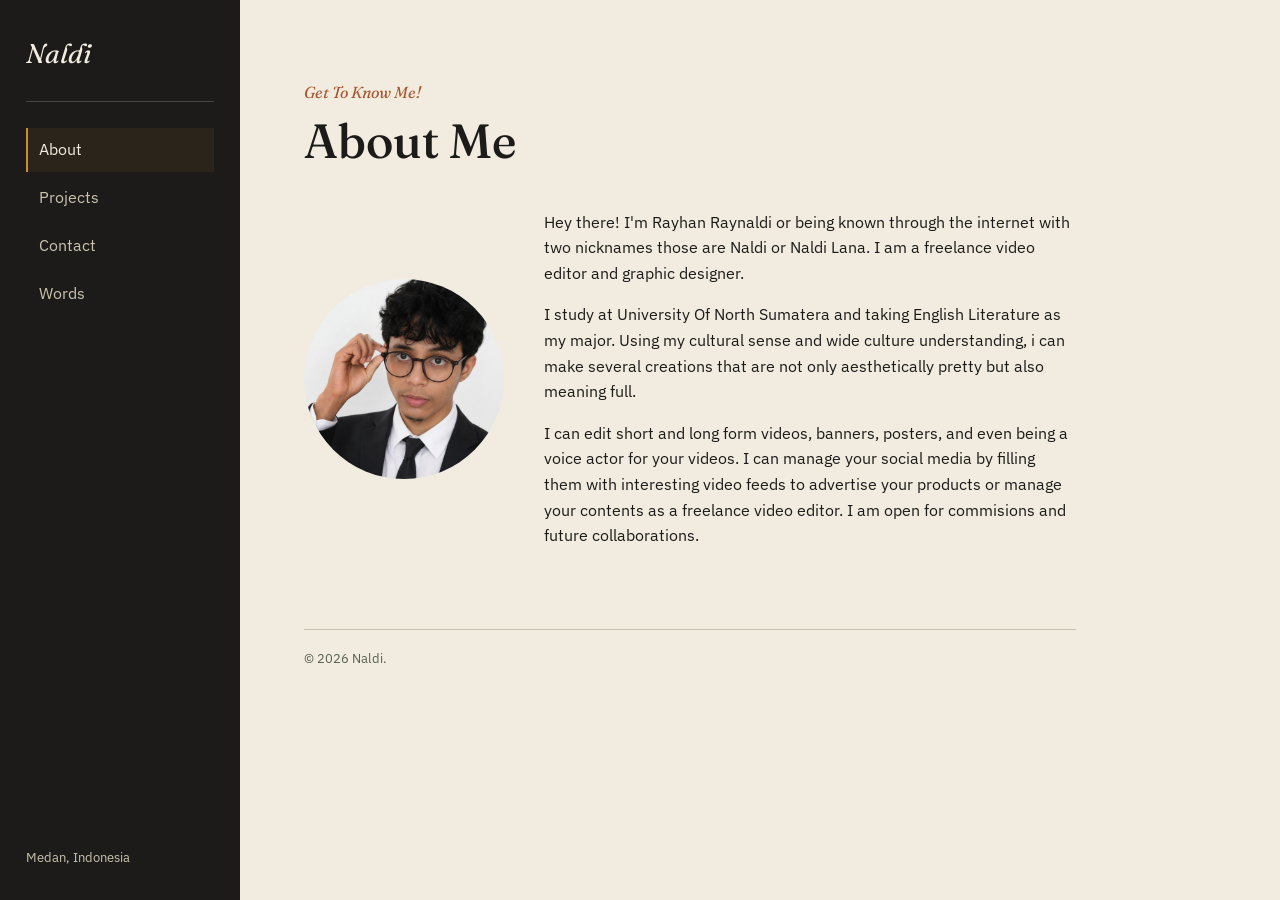
<file: index.html>
<!DOCTYPE html>
<html lang="en">
<head>
<meta charset="UTF-8">
<meta name="viewport" content="width=device-width, initial-scale=1.0">
<title>Let's know each other</title>
<link rel="preconnect" href="https://fonts.googleapis.com">
<link rel="preconnect" href="https://fonts.gstatic.com" crossorigin>
<link href="https://fonts.googleapis.com/css2?family=Fraunces:ital,wght@0,500;1,500&family=IBM+Plex+Sans:wght@400;500&display=swap" rel="stylesheet">
<link rel="stylesheet" href="style.css">
</head>
<body>
<a href="#main" class="skip-link">Skip to content</a>

<div class="app">
  <aside class="sidebar">
    <div>
      <div style="display:flex;align-items:center;justify-content:space-between;">
        <a href="index.html" class="brand"><span class="name">Naldi</span></a>
        <button class="menu-toggle" id="menuToggle">Menu</button>
      </div>
      <div class="divider"></div>
      <nav class="primary-nav" id="primaryNav" aria-label="Primary">
        <ul>
          <li><a href="index.html" aria-current="page">About</a></li>
          <li><a href="projects.html">Projects</a></li>
          <li><a href="contact.html">Contact</a></li>
          <li><a href="words.html">Words</a></li>
        </ul>
      </nav>
    </div>
    <div class="sidebar-foot">
      <span>Medan, Indonesia</span>
    </div>
  </aside>

  <main class="content" id="main">
    <section class="page">
      <p class="eyebrow">Get To Know Me!</p>
      <h1 class="page-title">About Me</h1>

      <div class="profile">

        <img src="my own profile.jpeg" alt="Photo of Naldi" class="profile-photo">

        <div class="profile-text">
          <!-- ✏️ EDIT HERE: write your own description below -->
          <p>Hey there! I'm Rayhan Raynaldi or being known through the internet with two nicknames those are Naldi or Naldi Lana. I am a freelance video editor and graphic designer.</p>
          <p>I study at University Of North Sumatera and taking English Literature as my major. Using my cultural sense and wide culture understanding, i can make several creations that are not only aesthetically pretty but also meaning full.</p>
          <p>I can edit short and long form videos, banners, posters, and even being a voice actor for your videos. I can manage your social media by filling them with interesting video feeds to advertise your products or manage your contents as a freelance video editor. I am open for commisions and future collaborations.</p>
        </div>
      </div>
    </section>

    <footer class="page-foot">&copy; 2026 Naldi.</footer>
  </main>
</div>

<script src="script.js"></script>
</body>
</html>
</file>
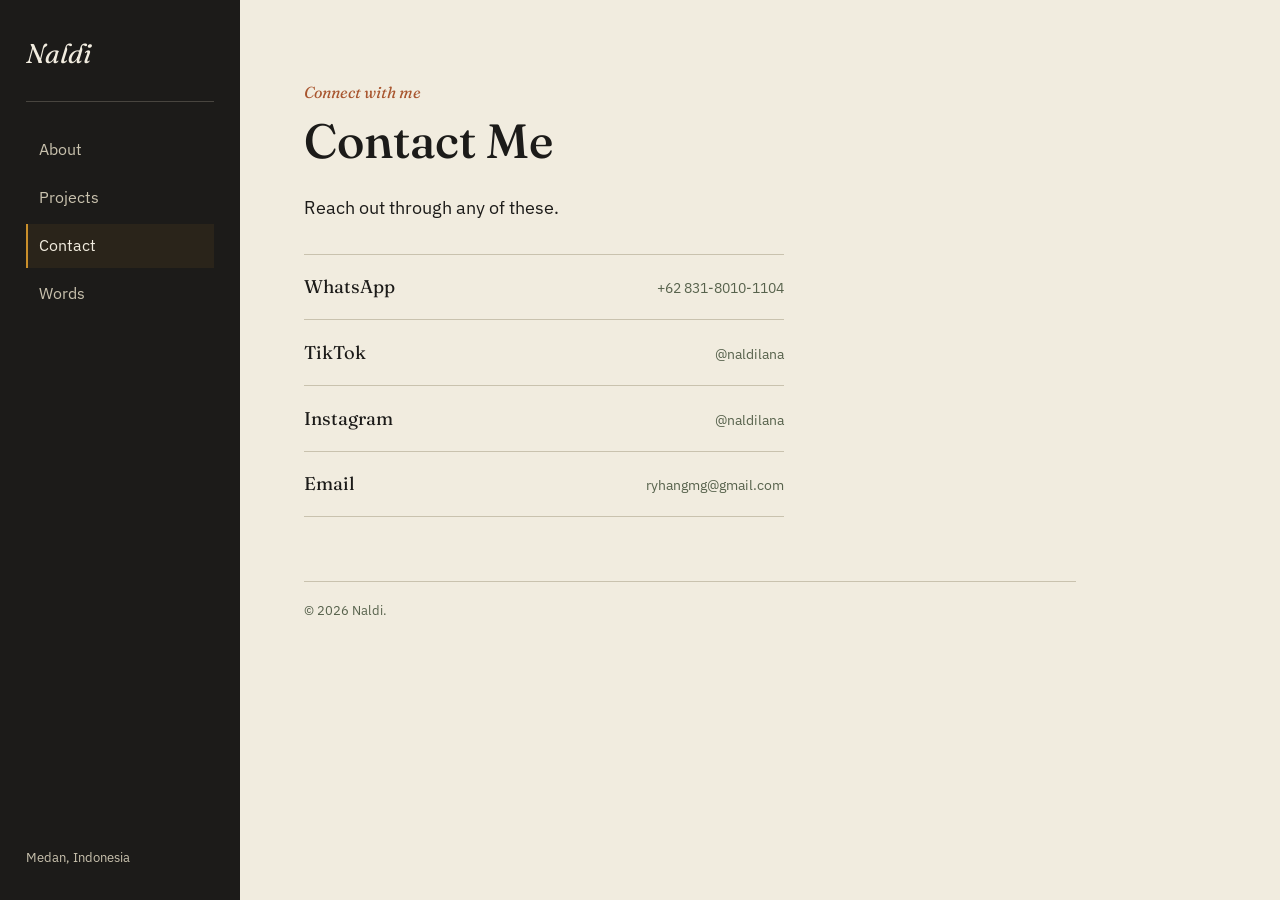
<file: contact.html>
<!DOCTYPE html>
<html lang="en">
<head>
<meta charset="UTF-8">
<meta name="viewport" content="width=device-width, initial-scale=1.0">
<title>Contact me please!</title>
<link rel="preconnect" href="https://fonts.googleapis.com">
<link rel="preconnect" href="https://fonts.gstatic.com" crossorigin>
<link href="https://fonts.googleapis.com/css2?family=Fraunces:ital,wght@0,500;1,500&family=IBM+Plex+Sans:wght@400;500&display=swap" rel="stylesheet">
<link rel="stylesheet" href="style.css">
</head>
<body>
<a href="#main" class="skip-link">Skip to content</a>

<div class="app">
  <aside class="sidebar">
    <div>
      <div style="display:flex;align-items:center;justify-content:space-between;">
        <a href="index.html" class="brand"><span class="name">Naldi</span></a>
        <button class="menu-toggle" id="menuToggle">Menu</button>
      </div>
      <div class="divider"></div>
      <nav class="primary-nav" id="primaryNav" aria-label="Primary">
        <ul>
          <li><a href="index.html">About</a></li>
          <li><a href="projects.html">Projects</a></li>
          <li><a href="contact.html" aria-current="page">Contact</a></li>
          <li><a href="words.html">Words</a></li>
        </ul>
      </nav>
    </div>
    <div class="sidebar-foot">
      <span>Medan, Indonesia</span>
    </div>
  </aside>

  <main class="content" id="main">
    <section class="page">
      <p class="eyebrow">Connect with me</p>
      <h1 class="page-title">Contact Me</h1>
      <p class="lede">Reach out through any of these.</p>

      <div class="contact-links">

        <a href="https://wa.me/6283180101104" target="_blank" rel="noopener" class="contact-link">
          <span class="contact-label">WhatsApp</span>
          <span class="contact-value">+62 831-8010-1104</span>
        </a>

        <a href="https://www.tiktok.com/@naldilana?_r=1&_t=ZS-99TMETTqWEX" target="_blank" rel="noopener" class="contact-link">
          <span class="contact-label">TikTok</span>
          <span class="contact-value">@naldilana</span>
        </a>

        <a href="https://www.instagram.com/naldilana_?igsi=dTQ2Ym9sdnY1NnFv" target="_blank" rel="noopener" class="contact-link">
          <span class="contact-label">Instagram</span>
          <span class="contact-value">@naldilana</span>
        </a>

        <a href="mailto:ryhangmg@gmail.com" class="contact-link">
          <span class="contact-label">Email</span>
          <span class="contact-value">ryhangmg@gmail.com</span>
        </a>

      </div>
    </section>

    <footer class="page-foot">&copy; 2026 Naldi.</footer>
  </main>
</div>

<script src="script.js"></script>
</body>
</html>
</file>
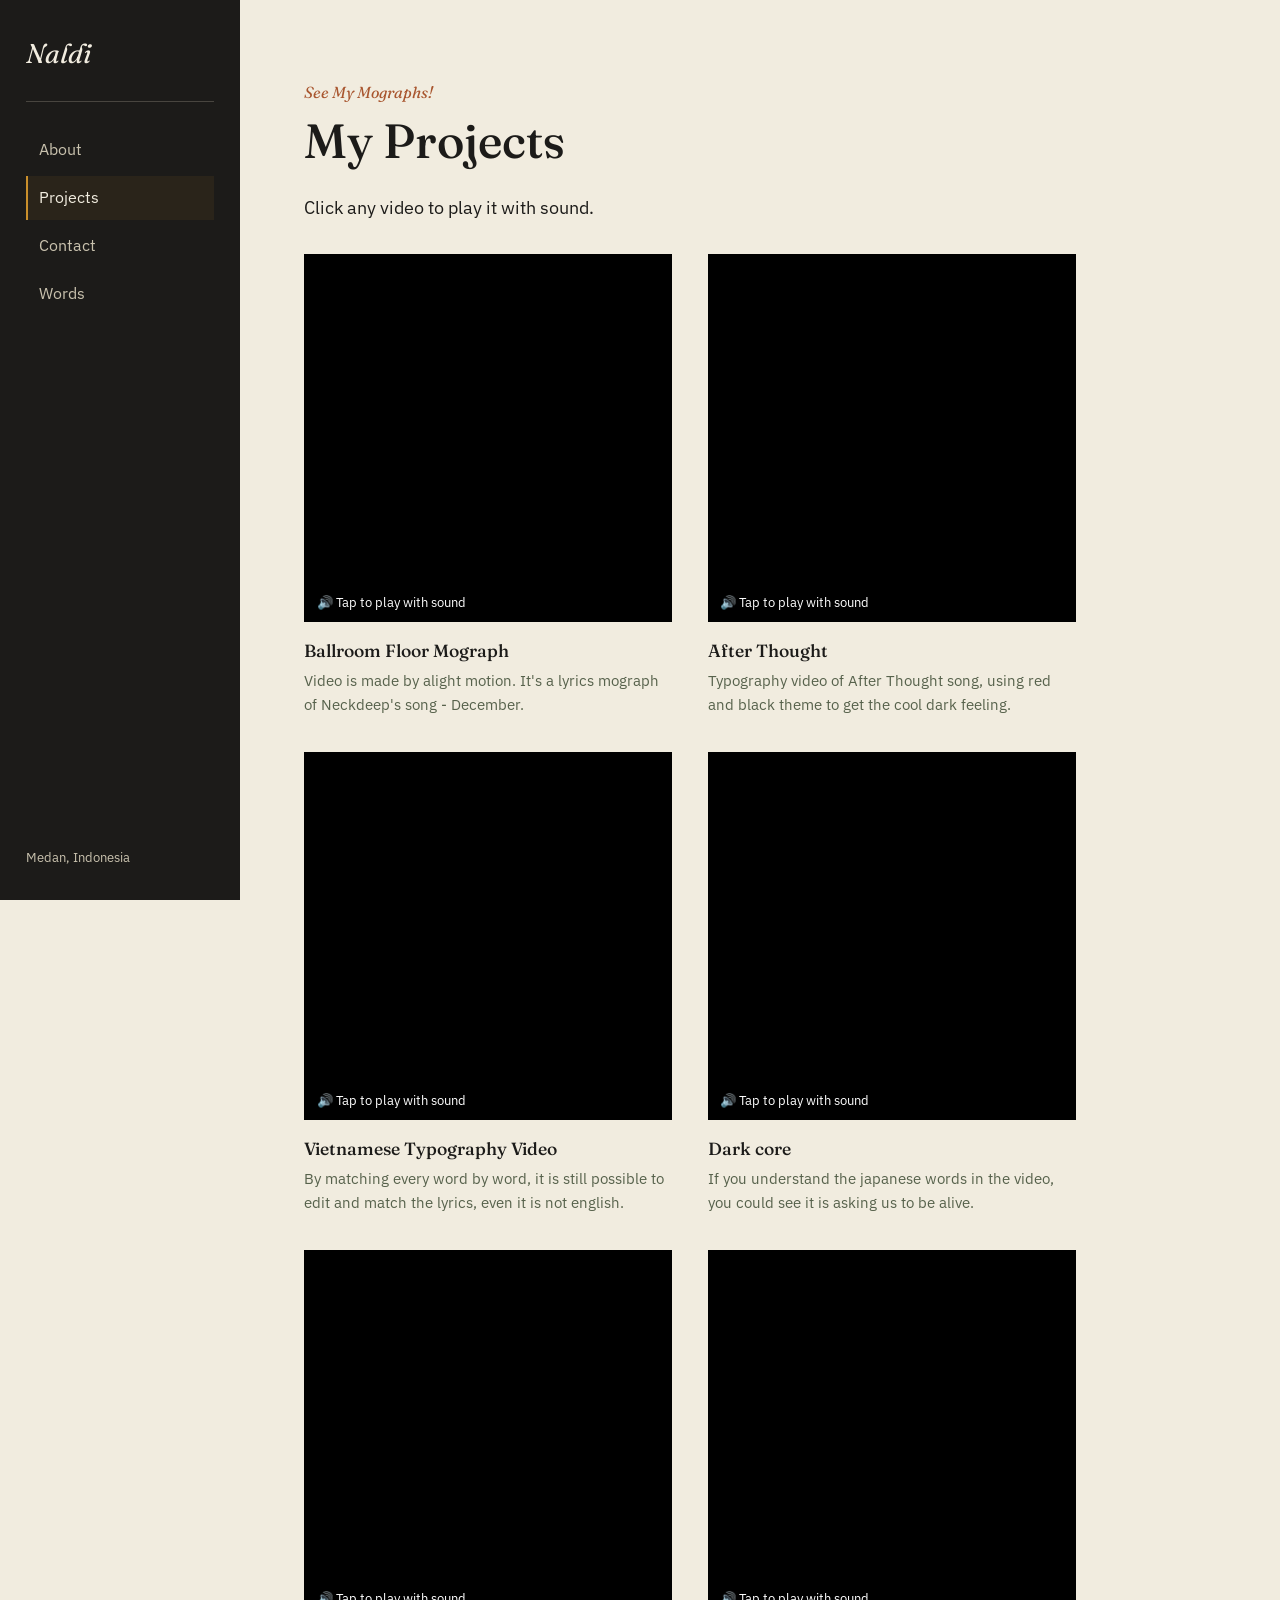
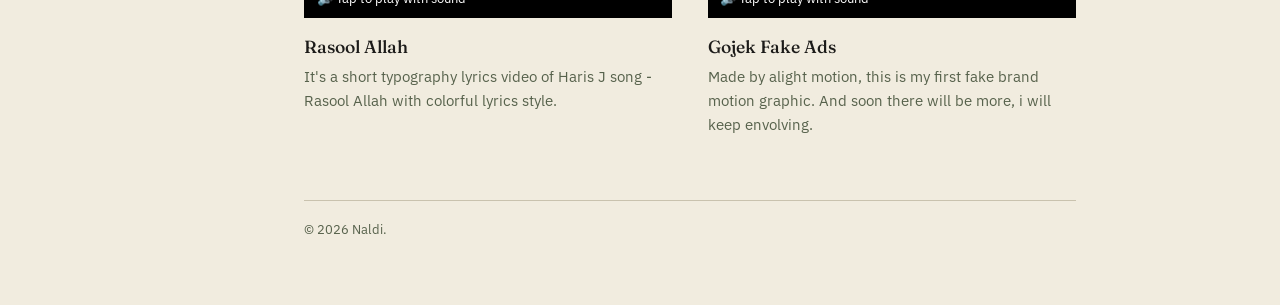
<file: projects.html>
<!DOCTYPE html>
<html lang="en">
<head>
<meta charset="UTF-8">
<meta name="viewport" content="width=device-width, initial-scale=1.0">
<title>Projects page</title>
<link rel="preconnect" href="https://fonts.googleapis.com">
<link rel="preconnect" href="https://fonts.gstatic.com" crossorigin>
<link href="https://fonts.googleapis.com/css2?family=Fraunces:ital,wght@0,500;1,500&family=IBM+Plex+Sans:wght@400;500&display=swap" rel="stylesheet">
<link rel="stylesheet" href="style.css">
</head>
<body>
<a href="#main" class="skip-link">Skip to content</a>

<div class="app">
  <aside class="sidebar">
    <div>
      <div style="display:flex;align-items:center;justify-content:space-between;">
        <a href="index.html" class="brand"><span class="name">Naldi</span></a>
        <button class="menu-toggle" id="menuToggle">Menu</button>
      </div>
      <div class="divider"></div>
      <nav class="primary-nav" id="primaryNav" aria-label="Primary">
        <ul>
          <li><a href="index.html">About</a></li>
          <li><a href="projects.html" aria-current="page">Projects</a></li>
          <li><a href="contact.html">Contact</a></li>
          <li><a href="words.html">Words</a></li>
        </ul>
      </nav>
    </div>
    <div class="sidebar-foot">
      <span>Medan, Indonesia</span>
    </div>
  </aside>

  <main class="content" id="main">
    <section class="page">
      <p class="eyebrow">See My Mographs!</p>
      <h1 class="page-title">My Projects</h1>
      <p class="lede">Click any video to play it with sound.</p>

      <div class="project-grid">

        <!-- ===== CARD 1 ===== -->
        <article class="project-card">
          <div class="video-wrap">
            <!-- ✏️ EDIT HERE: change "videos/project-1.mp4" to your own video file -->
            <video muted autoplay loop playsinline>
              <source src="video 1.mp4" type="video/mp4">
            </video>
            <div class="play-hint">🔊 Tap to play with sound</div>
          </div>
          <!-- ✏️ EDIT HERE: change the title and description -->
          <h3 class="project-title">Ballroom Floor Mograph</h3>
          <p class="project-desc">Video is made by alight motion. It's a lyrics mograph of Neckdeep's song - December.</p>
        </article>

        <!-- ===== CARD 2 ===== -->
        <article class="project-card">
          <div class="video-wrap">
            <video muted autoplay loop playsinline>
              <source src="video 3.mp4" type="video/mp4">
            </video>
            <div class="play-hint">🔊 Tap to play with sound</div>
          </div>
          <h3 class="project-title">After Thought</h3>
          <p class="project-desc">Typography video of After Thought song, using red and black theme to get the cool dark feeling.</p>
        </article>

        <!-- ===== CARD 3 ===== -->
        <article class="project-card">
          <div class="video-wrap">
            <video muted autoplay loop playsinline>
              <source src="video 7 thai.mp4" type="video/mp4">
            </video>
            <div class="play-hint">🔊 Tap to play with sound</div>
          </div>
          <h3 class="project-title">Vietnamese Typography Video</h3>
          <p class="project-desc">By matching every word by word, it is still possible to edit and match the lyrics, even it is not english.</p>
        </article>

        <!-- ===== CARD 4 ===== -->
        <article class="project-card">
          <div class="video-wrap">
            <video muted autoplay loop playsinline>
              <source src="video 2.mp4" type="video/mp4">
            </video>
            <div class="play-hint">🔊 Tap to play with sound</div>
          </div>
          <h3 class="project-title">Dark core</h3>
          <p class="project-desc">If you understand the japanese words in the video, you could see it is asking us to be alive.</p>
        </article>

        <!-- ===== CARD 5 ===== -->
        <article class="project-card">
          <div class="video-wrap">
            <video muted autoplay loop playsinline>
              <source src="video 6 rasul.mp4" type="video/mp4">
            </video>
            <div class="play-hint">🔊 Tap to play with sound</div>
          </div>
          <h3 class="project-title">Rasool Allah</h3>
          <p class="project-desc">It's a short typography lyrics video of Haris J song - Rasool Allah with colorful lyrics style.</p>
        </article>

        <!-- ===== CARD 6 ===== -->
        <article class="project-card">
          <div class="video-wrap">
            <video muted autoplay loop playsinline>
              <source src="video 4.mp4" type="video/mp4">
            </video>
            <div class="play-hint">🔊 Tap to play with sound</div>
          </div>
          <h3 class="project-title">Gojek Fake Ads</h3>
          <p class="project-desc">Made by alight motion, this is my first fake brand motion graphic. And soon there will be more, i will keep envolving.</p>
        </article>

      </div>
    </section>

    <footer class="page-foot">&copy; 2026 Naldi.</footer>
  </main>
</div>

<script src="script.js"></script>
</body>
</html>
</file>
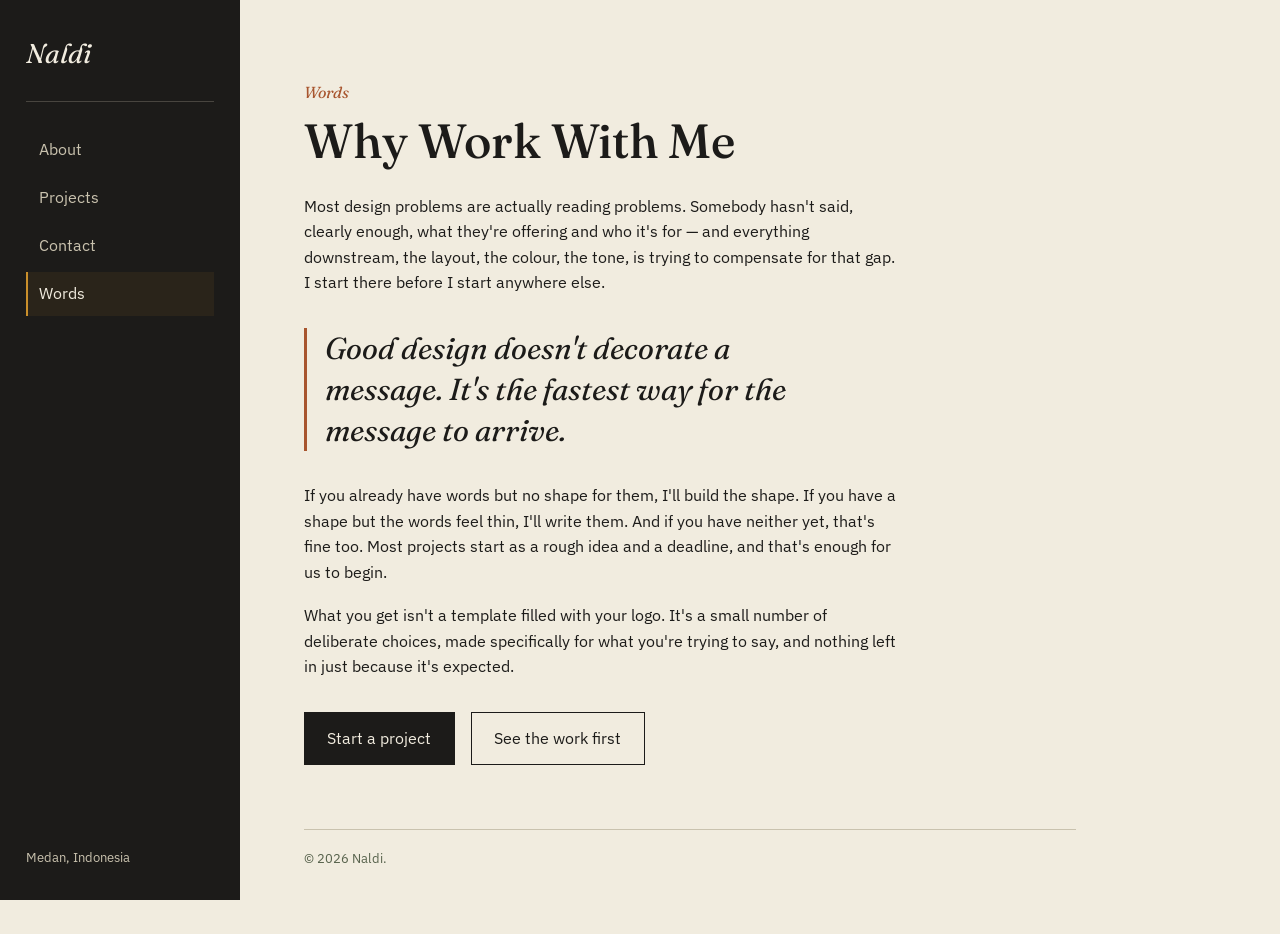
<file: words.html>
<!DOCTYPE html>
<html lang="en">
<head>
<meta charset="UTF-8">
<meta name="viewport" content="width=device-width, initial-scale=1.0">
<title>Words</title>
<link rel="preconnect" href="https://fonts.googleapis.com">
<link rel="preconnect" href="https://fonts.gstatic.com" crossorigin>
<link href="https://fonts.googleapis.com/css2?family=Fraunces:ital,wght@0,500;1,500&family=IBM+Plex+Sans:wght@400;500&display=swap" rel="stylesheet">
<link rel="stylesheet" href="style.css">
</head>
<body>
<a href="#main" class="skip-link">Skip to content</a>

<div class="app">
  <aside class="sidebar">
    <div>
      <div style="display:flex;align-items:center;justify-content:space-between;">
        <a href="index.html" class="brand"><span class="name">Naldi</span></a>
        <button class="menu-toggle" id="menuToggle">Menu</button>
      </div>
      <div class="divider"></div>
      <nav class="primary-nav" id="primaryNav" aria-label="Primary">
        <ul>
          <li><a href="index.html">About</a></li>
          <li><a href="projects.html">Projects</a></li>
          <li><a href="contact.html">Contact</a></li>
          <li><a href="words.html" aria-current="page">Words</a></li>
        </ul>
      </nav>
    </div>
    <div class="sidebar-foot">
      <span>Medan, Indonesia</span>
    </div>
  </aside>

  <main class="content" id="main">
    <section class="page">
      <p class="eyebrow">Words</p>
      <h1 class="page-title">Why Work With Me</h1>

      <div class="body-copy">
        <p>Most design problems are actually reading problems. Somebody hasn't said, clearly enough, what they're offering and who it's for — and everything downstream, the layout, the colour, the tone, is trying to compensate for that gap. I start there before I start anywhere else.</p>
      </div>

      <blockquote class="pull">Good design doesn't decorate a message. It's the fastest way for the message to arrive.</blockquote>

      <div class="body-copy">
        <p>If you already have words but no shape for them, I'll build the shape. If you have a shape but the words feel thin, I'll write them. And if you have neither yet, that's fine too. Most projects start as a rough idea and a deadline, and that's enough for us to begin.</p>
        <p>What you get isn't a template filled with your logo. It's a small number of deliberate choices, made specifically for what you're trying to say, and nothing left in just because it's expected.</p>
      </div>

      <div class="cta-row">
        <a href="contact.html" class="btn">Start a project</a>
        <a href="projects.html" class="btn ghost">See the work first</a>
      </div>
    </section>

    <footer class="page-foot">&copy; 2026 Naldi.</footer>
  </main>
</div>

<script src="script.js"></script>
</body>
</html>
</file>
<file: style.css>
/* =========================================================
   COLORS — change these and the whole site updates
   ========================================================= */
:root{
  --ink:#1c1b19;      /* dark text / sidebar background */
  --bone:#f1ecdf;     /* page background (cream) */
  --olive:#57624c;    /* small labels */
  --rust:#a8552e;     /* accent color (buttons, quotes) */
  --gold:#c98f2b;     /* highlight / active menu item */
  --mist:#c9c2ae;     /* thin lines / borders */
  --sidebar-w:240px;
}

*, *::before, *::after{ box-sizing:border-box; }

body{
  margin:0;
  background:var(--bone);
  color:var(--ink);
  font-family:'IBM Plex Sans', sans-serif;
  line-height:1.6;
}

a{ color:inherit; }
h1, h2, h3{ font-family:'Fraunces', serif; font-weight:500; margin:0; }

.skip-link{
  position:absolute; left:-999px; top:0;
  background:var(--gold); color:var(--ink); padding:.6em 1em; z-index:200;
}
.skip-link:focus{ left:1em; top:1em; }

/* =========================================================
   LAYOUT — sidebar on the left, page content on the right
   ========================================================= */
.app{
  display:flex;
  min-height:100vh;
}

.sidebar{
  width:var(--sidebar-w);
  flex-shrink:0;
  background:var(--ink);
  color:var(--mist);
  display:flex;
  flex-direction:column;
  justify-content:space-between;
  position:sticky;
  top:0;
  height:100vh;
  padding:2rem 1.6rem;
}

.brand{ text-decoration:none; display:block; }
.brand .name{
  font-family:'Fraunces', serif;
  font-style:italic;
  font-size:1.7rem;
  color:var(--bone);
}

.divider{ height:1px; background:rgba(201,194,174,.25); margin:1.6rem 0; }

.menu-toggle{ display:none; }

nav.primary-nav ul{
  list-style:none; margin:0; padding:0;
  display:flex; flex-direction:column; gap:.2rem;
}
nav.primary-nav a{
  display:block;
  text-decoration:none;
  padding:.6rem .7rem;
  border-left:2px solid transparent;
  color:var(--mist);
}
nav.primary-nav a:hover{ color:var(--bone); }
nav.primary-nav a[aria-current="page"]{
  color:var(--bone);
  border-left-color:var(--gold);
  background:rgba(201,143,43,.08);
}

.sidebar-foot{ font-size:.8rem; }
.sidebar-foot .socials{ display:flex; gap:.8rem; margin-top:.6rem; }
.sidebar-foot a{ text-decoration:none; color:var(--mist); }
.sidebar-foot a:hover{ color:var(--gold); }

.content{
  flex:1;
  min-width:0;
  padding:4rem clamp(1.4rem, 5vw, 4.5rem);
  max-width:900px;
}

.eyebrow{
  color:var(--rust);
  font-style:italic;
  font-family:'Fraunces', serif;
  margin-bottom:.6rem;
}

.page-title{
  font-size:clamp(2.1rem, 5vw, 3rem);
  line-height:1.1;
  margin-bottom:1.6rem;
}

.lede{ font-size:1.1rem; max-width:56ch; color:var(--ink); }
.body-copy{ max-width:60ch; }
.body-copy p{ margin:1.1em 0; }

.page-foot{
  margin-top:4rem;
  padding-top:1.2rem;
  border-top:1px solid var(--mist);
  font-size:.8rem;
  color:var(--olive);
}

/* =========================================================
   ABOUT PAGE — round photo + text side by side
   ========================================================= */
.profile{
  display:flex;
  align-items:center;
  gap:2.5rem;
  flex-wrap:wrap;
}

.profile-photo{
  width:200px;
  height:200px;
  border-radius:50%;   /* this is what makes it a circle */
  object-fit:cover;    /* crops the photo instead of stretching it */
  flex-shrink:0;
  background:var(--mist); /* shows while the photo is loading */
}

.profile-text{
  flex:1;
  min-width:260px;
  max-width:60ch;
}

/* =========================================================
   PROJECTS PAGE — 4 video cards, 1:1 square
   ========================================================= */
.project-grid{
  display:grid;
  grid-template-columns:1fr 1fr;
  gap:2.2rem;
  margin-top:2rem;
}

.project-card{ display:block; }

/* The square frame. Always 1:1, no matter the video's own shape. */
.video-wrap{
  position:relative;
  aspect-ratio:1/1;
  background:#000;      /* letterbox bars behind the video */
  cursor:pointer;
  overflow:hidden;
}

/* object-fit:contain keeps the video's real proportions —
   it will NOT stretch to fill the square. */
.video-wrap video{
  width:100%;
  height:100%;
  object-fit:contain;
  display:block;
}

.play-hint{
  position:absolute;
  left:0; right:0; bottom:0;
  padding:.6rem .8rem;
  font-size:.82rem;
  color:#fff;
  background:linear-gradient(transparent, rgba(0,0,0,.65));
  pointer-events:none;
}
.video-wrap.playing .play-hint{ display:none; }

.project-title{ margin-top:.9rem; font-size:1.1rem; }
.project-desc{ margin:.3rem 0 0; font-size:.92rem; color:var(--olive); }

/* =========================================================
   CONTACT PAGE — simple list of links
   ========================================================= */
.contact-links{
  margin-top:2rem;
  max-width:480px;
}

.contact-link{
  display:flex;
  justify-content:space-between;
  align-items:baseline;
  text-decoration:none;
  padding:1.1rem 0;
  border-bottom:1px solid var(--mist);
}
.contact-link:first-child{ border-top:1px solid var(--mist); }

.contact-label{
  font-family:'Fraunces', serif;
  font-size:1.15rem;
}
.contact-value{
  font-size:.9rem;
  color:var(--olive);
}
.contact-link:hover .contact-label{ color:var(--rust); }

/* =========================================================
   WORDS PAGE — pull quote + call-to-action buttons
   ========================================================= */
.pull{
  font-family:'Fraunces', serif;
  font-style:italic;
  font-size:clamp(1.4rem, 3vw, 1.9rem);
  line-height:1.35;
  max-width:26ch;
  margin:2rem 0;
  padding-left:1.1rem;
  border-left:3px solid var(--rust);
}

.cta-row{ margin-top:2rem; display:flex; gap:1rem; flex-wrap:wrap; }

.btn{
  display:inline-block;
  background:var(--ink);
  color:var(--bone);
  text-decoration:none;
  padding:.8rem 1.4rem;
  border:1px solid var(--ink);
}
.btn:hover{ background:var(--rust); border-color:var(--rust); }
.btn.ghost{ background:transparent; color:var(--ink); }
.btn.ghost:hover{ background:var(--ink); color:var(--bone); }

/* =========================================================
   MOBILE — sidebar becomes a top bar with a menu button
   ========================================================= */
@media (max-width:780px){
  .app{ flex-direction:column; }

  .sidebar{
    position:sticky; top:0; height:auto; width:100%;
    flex-direction:row; align-items:center; justify-content:space-between;
    padding:1rem 1.3rem;
    z-index:100;
  }
  .divider, .sidebar-foot{ display:none; }

  .menu-toggle{
    display:inline-block;
    background:transparent;
    color:var(--bone);
    border:1px solid rgba(241,236,223,.4);
    padding:.5rem .8rem;
    cursor:pointer;
    font-family:'IBM Plex Sans', sans-serif;
  }

  nav.primary-nav{
    position:fixed; top:0; right:0;
    width:min(78vw, 300px); height:100vh;
    background:var(--ink);
    padding:5rem 1.5rem 2rem;
    transform:translateX(100%);
    transition:transform .25s ease;
  }
  nav.primary-nav.open{ transform:translateX(0); }

  .content{ padding:2.4rem 1.3rem 3rem; }

  .project-grid{ grid-template-columns:1fr; }

  .profile{ flex-direction:column; text-align:center; gap:1.4rem; }
}
</file>
